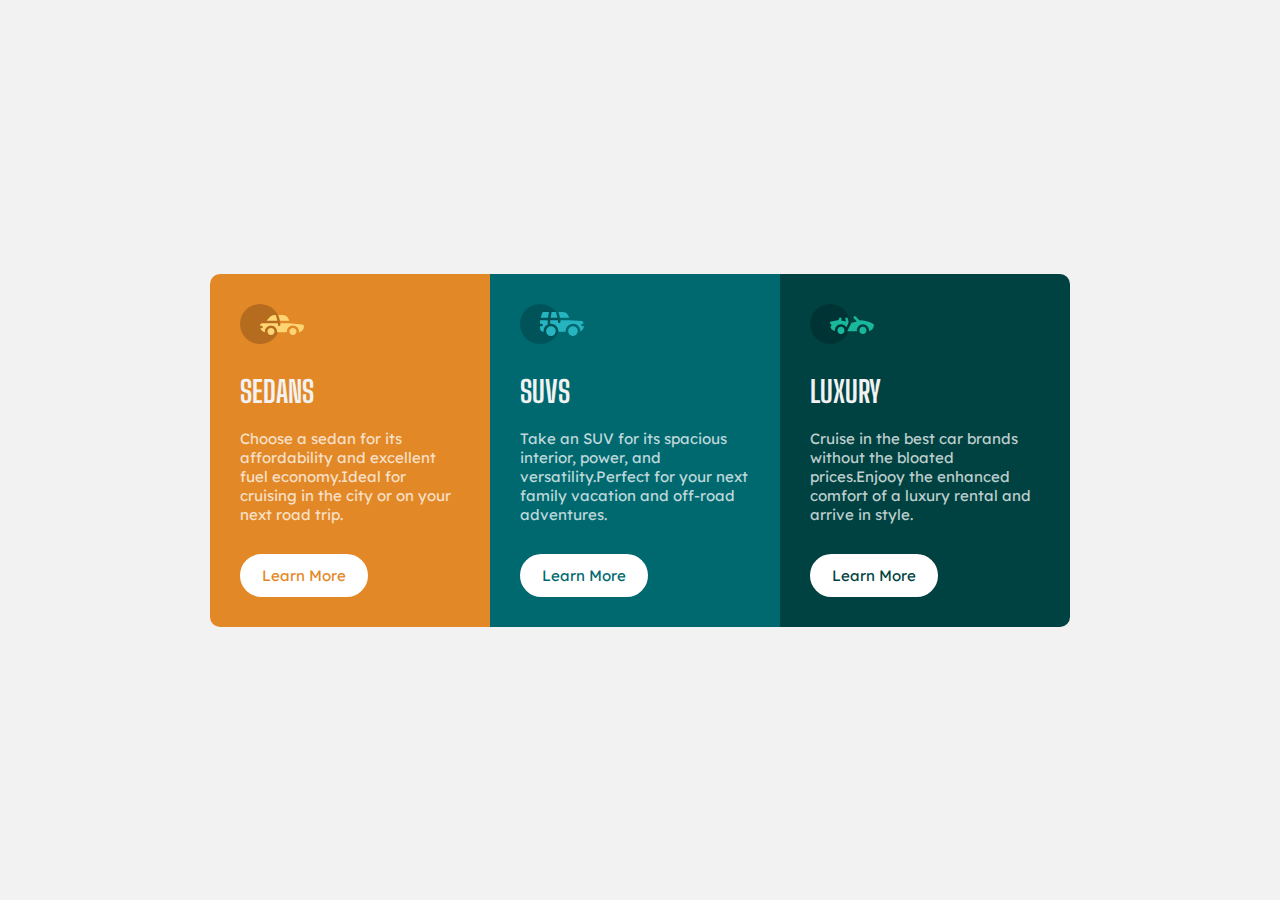
<file: index.html>
<!DOCTYPE html>
<html lang="en">
  <head>
    <meta charset="UTF-8" />
    <meta http-equiv="X-UA-Compatible" content="IE=edge" />
    <meta name="viewport" content="width=device-width, initial-scale=1.0" />
    <title>Document</title>
    <link rel="preconnect" href="https://fonts.googleapis.com" />
    <link rel="preconnect" href="https://fonts.gstatic.com" crossorigin />
    <link
      href="https://fonts.googleapis.com/css2?family=Big+Shoulders+Display:wght@700&family=Lexend+Deca&display=swap"
      rel="stylesheet"
    />
    <link rel="stylesheet" href="style.css" />
  </head>
  <body>
    <main class="container">
      <div class="section bright-orange">
        <img src="icon-sedans.svg" />
        <h2>SEDANS</h2>
        <p>
          Choose a sedan for its affordability and excellent fuel economy.Ideal
          for cruising in the city or on your next road trip.
        </p>
        <button class="btn">Learn More</button>
      </div>
      <div class="section dark-cyan">
        <img src="icon-suvs.svg" />
        <h2>SUVS</h2>
        <p>
          Take an SUV for its spacious interior, power, and versatility.Perfect
          for your next family vacation and off-road adventures.
        </p>
        <button class="btn">Learn More</button>
      </div>
      <div class="section very-dark-cyan">
        <img src="icon-luxury.svg" />
        <h2>LUXURY</h2>
        <p>
          Cruise in the best car brands without the bloated prices.Enjooy the
          enhanced comfort of a luxury rental and arrive in style.
        </p>
        <button class="btn">Learn More</button>
      </div>
    </main>
  </body>
</html>
</file>
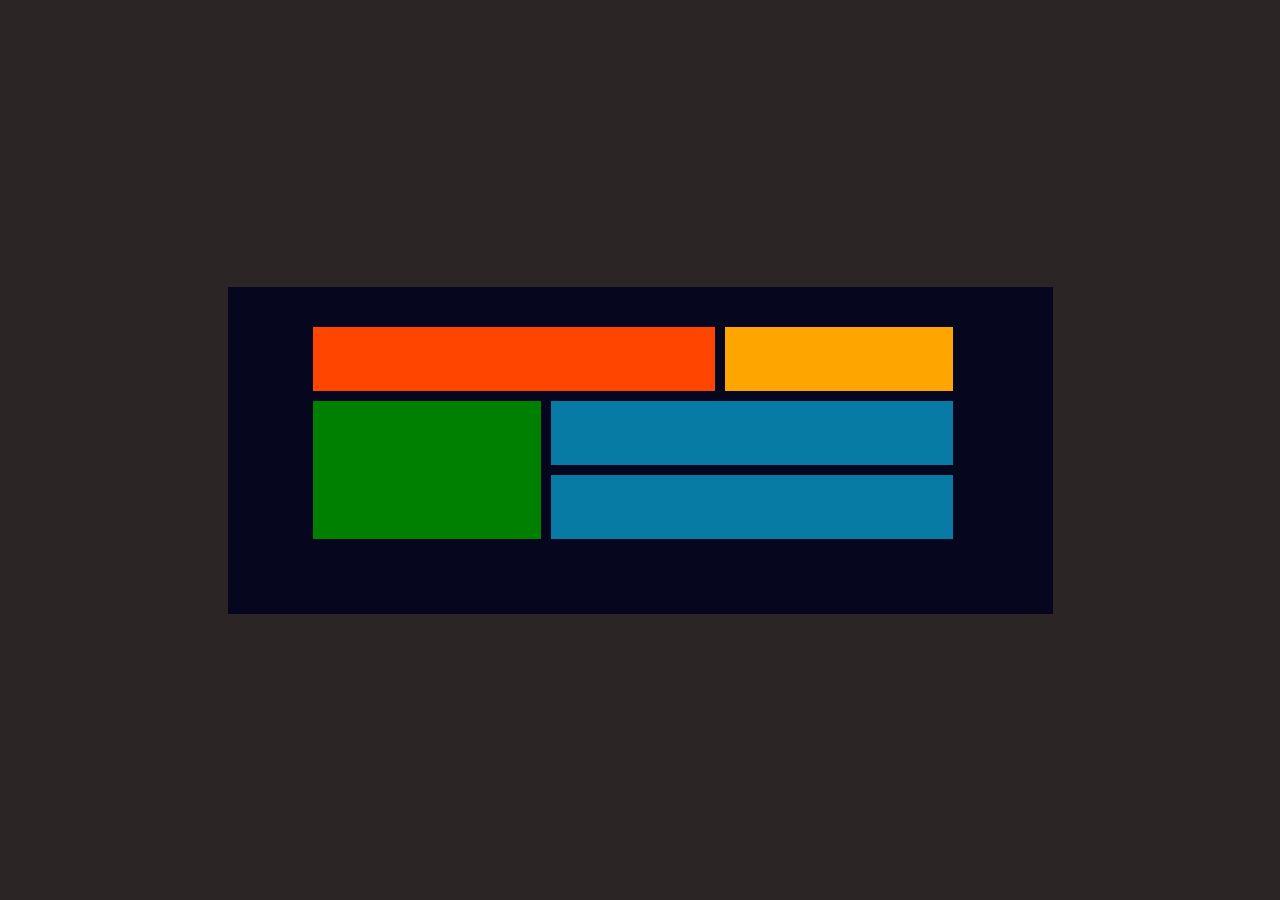
<file: grid.html>
<!DOCTYPE html>
<html lang="en">
  <head>
    <meta charset="UTF-8" />
    <meta http-equiv="X-UA-Compatible" content="IE=edge" />
    <meta name="viewport" content="width=device-width, initial-scale=1.0" />
    <title>Grid layout</title>
    <link rel="stylesheet" href="grid.css" />
  </head>
  <body>
    <main>
      <div class="item-a"></div>
      <div class="item-b"></div>
      <div class="item-c"></div>
      <!-- <div class="container"> -->
      <div class="item-d"></div>
      <div class="item-e"></div>
      <!-- </div> -->
    </main>
  </body>
</html>
</file>
<file: style.css>
* {
    font-size: 15px;
    box-sizing: border-box;
    padding: 0%;
    margin: 0%;

}

body {
    background-color: hsl(0, 0%, 95%);
    font-family: "lexend Deca", sans-serif;


}

/* main {
    width: 50%; 
     justify-content: center; 
    display: flex;
    align-items: center;
    margin: auto;
    padding: 20px;
    height: 100vh;
    box-sizing: border-box;

} */

.bright-orange {
    background-color: hsl(31, 77%, 52%);
    padding:30px;
    /* height:50%; */
    /* box-sizing: border-box; */
    color: white;
}
.bright-orange .btn{
    color:hsl(31, 77%, 52%) ;
}

.dark-cyan {
    background-color: hsl(184, 100%, 22%);
    padding: 30px;
    /* height: 50%; */
    /* box-sizing: border-box; */
    color: white;
}
.dark-cyan .btn{
    color:hsl(184, 100%, 22%);
}

.very-dark-cyan {
    background-color: hsl(179, 100%, 13%);
    padding: 30px;
    /* height: 50%; */
    /* box-sizing: border-box; */
    color: white;
}
.very-dark-cyan .btn{
    color:hsl(179, 100%, 13%);
}
.container{
    padding: 20px;
}
.section{
    padding: 30px;
}

h2 {
    color: hsl(0, 0%, 95%);
    font-family: "Big Shoulders Display", sans-serif;
    font-size: 30px;

}
button{
    font-family: "lexend Deca", sans-serif;
    color:hsl(0, 0%, 95%);
}
p{
    font-size: 15px;
    color: hsla(0, 0%, 100%, 0.75);
}
.section img{
    margin-bottom: 25px;
}
.section h2{
    margin-bottom: 20px;
}
.section p{
    margin-bottom: 30px;
}
.btn{
    background-color: white;
    border: 2px solid white;
    padding:10px 20px;
    border-radius: 30px;
    cursor: pointer;
}
.btn:hover{
    background-color: transparent;
    color: white;
}
@media only screen  and (max-width:1440px) {
    .container {
        display: flex;
        align-items: center;
        justify-content: center;
        min-height: 100vh;
        max-width: 900px;
        margin: auto;
    }
    .bright-orange {
        border-radius: 10px 0 0 10px;
    }
    .very-dark-cyan {
        border-radius: 0 10px 10px 0;
    }
   
}
</file>
<file: grid.css>
* {
  margin: 0px;
  padding: 0px;
}
body {
  background-color: rgb(43, 37, 37);
  display: flex;
  place-items: center;
  min-height: 100vh;
}
main {
  background-color: rgb(6, 6, 30);
  display: grid;
  grid-template-areas:
    "a a b"
    "c d d"
    "c e e";
  width: 50%;
  margin: auto;
  gap: 10px;
  padding-top: 40px;
  padding-right: 100px;
  padding-bottom: 75px;
  padding-left: 85px;
}
main div {
  padding: 2em;
  justify-content: center;
  align-items: center;
}
.item-a {
  background-color: orangered;
  grid-area: a;
  text-align: center;
}
.item-b {
  background-color: orange;
  grid-area: b;
  text-align: center;
}
.item-c {
  background-color: green;
  grid-area: c;
  text-align: center;
}
.item-d {
  background-color: rgb(7, 123, 164);
  grid-area: d;
  text-align: center;
}
.item-e {
  background-color: rgb(7, 123, 164);
  grid-area: e;
  text-align: center;
}
</file>
